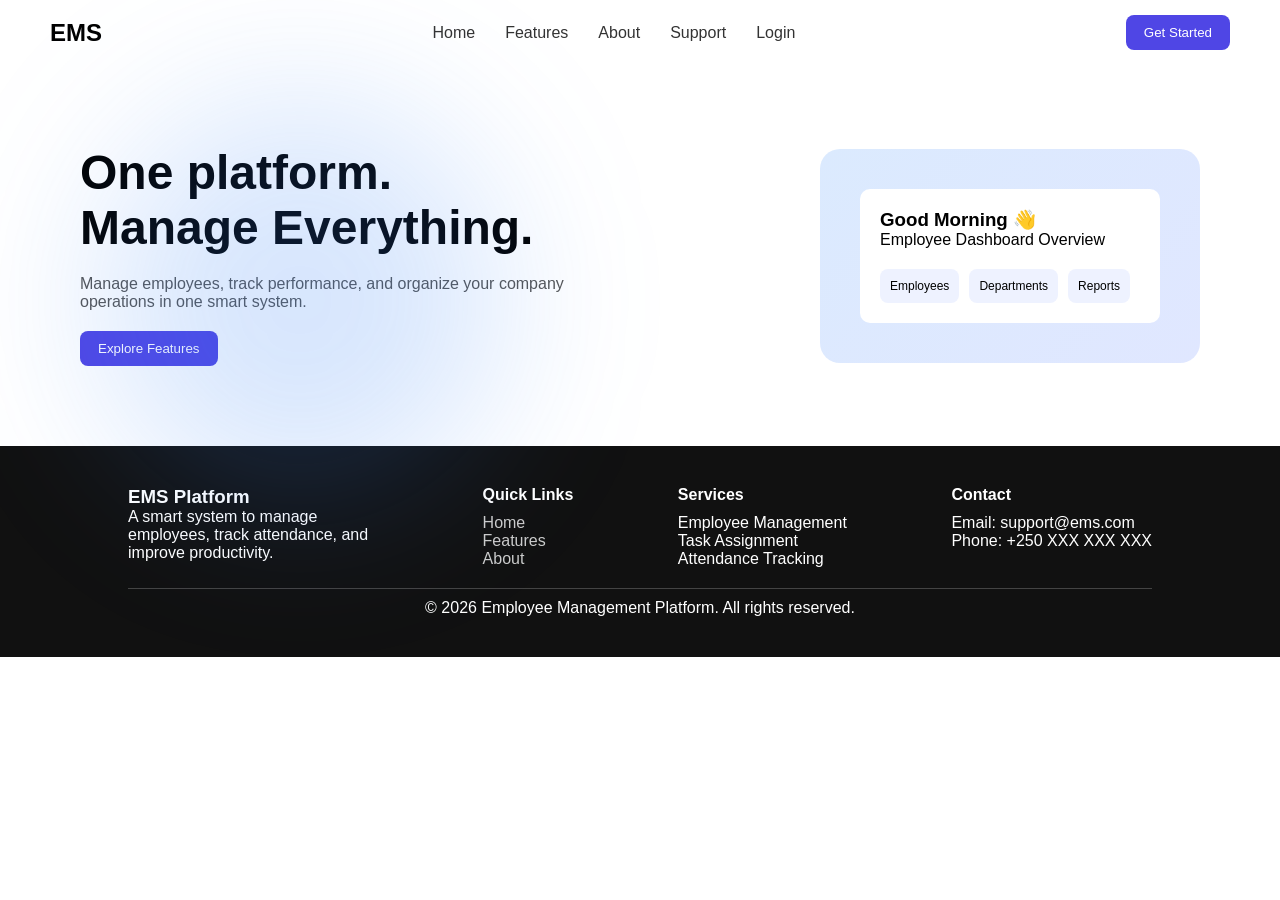
<file: frontend/index.html>
<!DOCTYPE html>
<html lang="en">
<head>
  <meta charset="UTF-8">
  <title>EMS Platform</title>
  <link rel="stylesheet" href="style.css">
</head>
<body>

  <div class="background-circle"></div>
<!-- NAVBAR -->
<header class="navbar">
  <div class="logo">EMS</div>

  <nav>
  <ul class="nav-links">
    <li><a href="#">Home</a></li>
    <li><a href="features.html">Features</a></li>
    <li><a href="about.html">About</a></li>
    <li><a href="#contact">Support</a></li>
    <li><a href="login.html">Login</a></li>
  </ul>
  </nav>

  <a href="login.html"><button class="btn-primary">Get Started</button>
</header></a>

<!-- HERO SECTION -->
<section class="hero">
  <div class="hero-text">
    <h1>One platform.<br>Manage Everything.</h1>
    <p>
      Manage employees, track performance, and organize your company
      operations in one smart system.
    </p>
        <a href="login.html">
      <button class="btn-primary" onclick="explore()">Explore Features</button>
    </a>
  </div>

  <div class="hero-image">
    <div class="card">
      <h3>Good Morning 👋</h3>
      <p>Employee Dashboard Overview</p>

      <div class="mini-cards">
        <div class="mini">Employees</div>
        <div class="mini">Departments</div>
        <div class="mini">Reports</div>
      </div>
    </div>
  </div>
</section>







<footer class="footer">

  <div class="footer-container">

    <!-- Logo & Description -->
    <div class="footer-section">
      <h3>EMS Platform</h3>
      <p>
        A smart system to manage employees, track attendance,
        and improve productivity.
      </p>
    </div>

    <!-- Quick Links -->
    <div class="footer-section">
      <h4>Quick Links</h4>
      <ul>
        <li><a href="#">Home</a></li>
        <li><a href="features.html">Features</a></li>
        <li><a href="about.html">About</a></li>
      </ul>
    </div>

    <!-- Services -->
    <div class="footer-section">
      <h4>Services</h4>
      <ul>
        <li>Employee Management</li>
        <li>Task Assignment</li>
        <li>Attendance Tracking</li>
      </ul>
    </div>

    <!-- Contact -->
    <div class="footer-section">
      <h4>Contact</h4>
      <p>Email: support@ems.com</p>
      <p>Phone: +250 XXX XXX XXX</p>
    </div>

  </div>

  <div class="footer-bottom">
    <p>© 2026 Employee Management Platform. All rights reserved.</p>
  </div>

</footer>
</body>
</html>
</file>
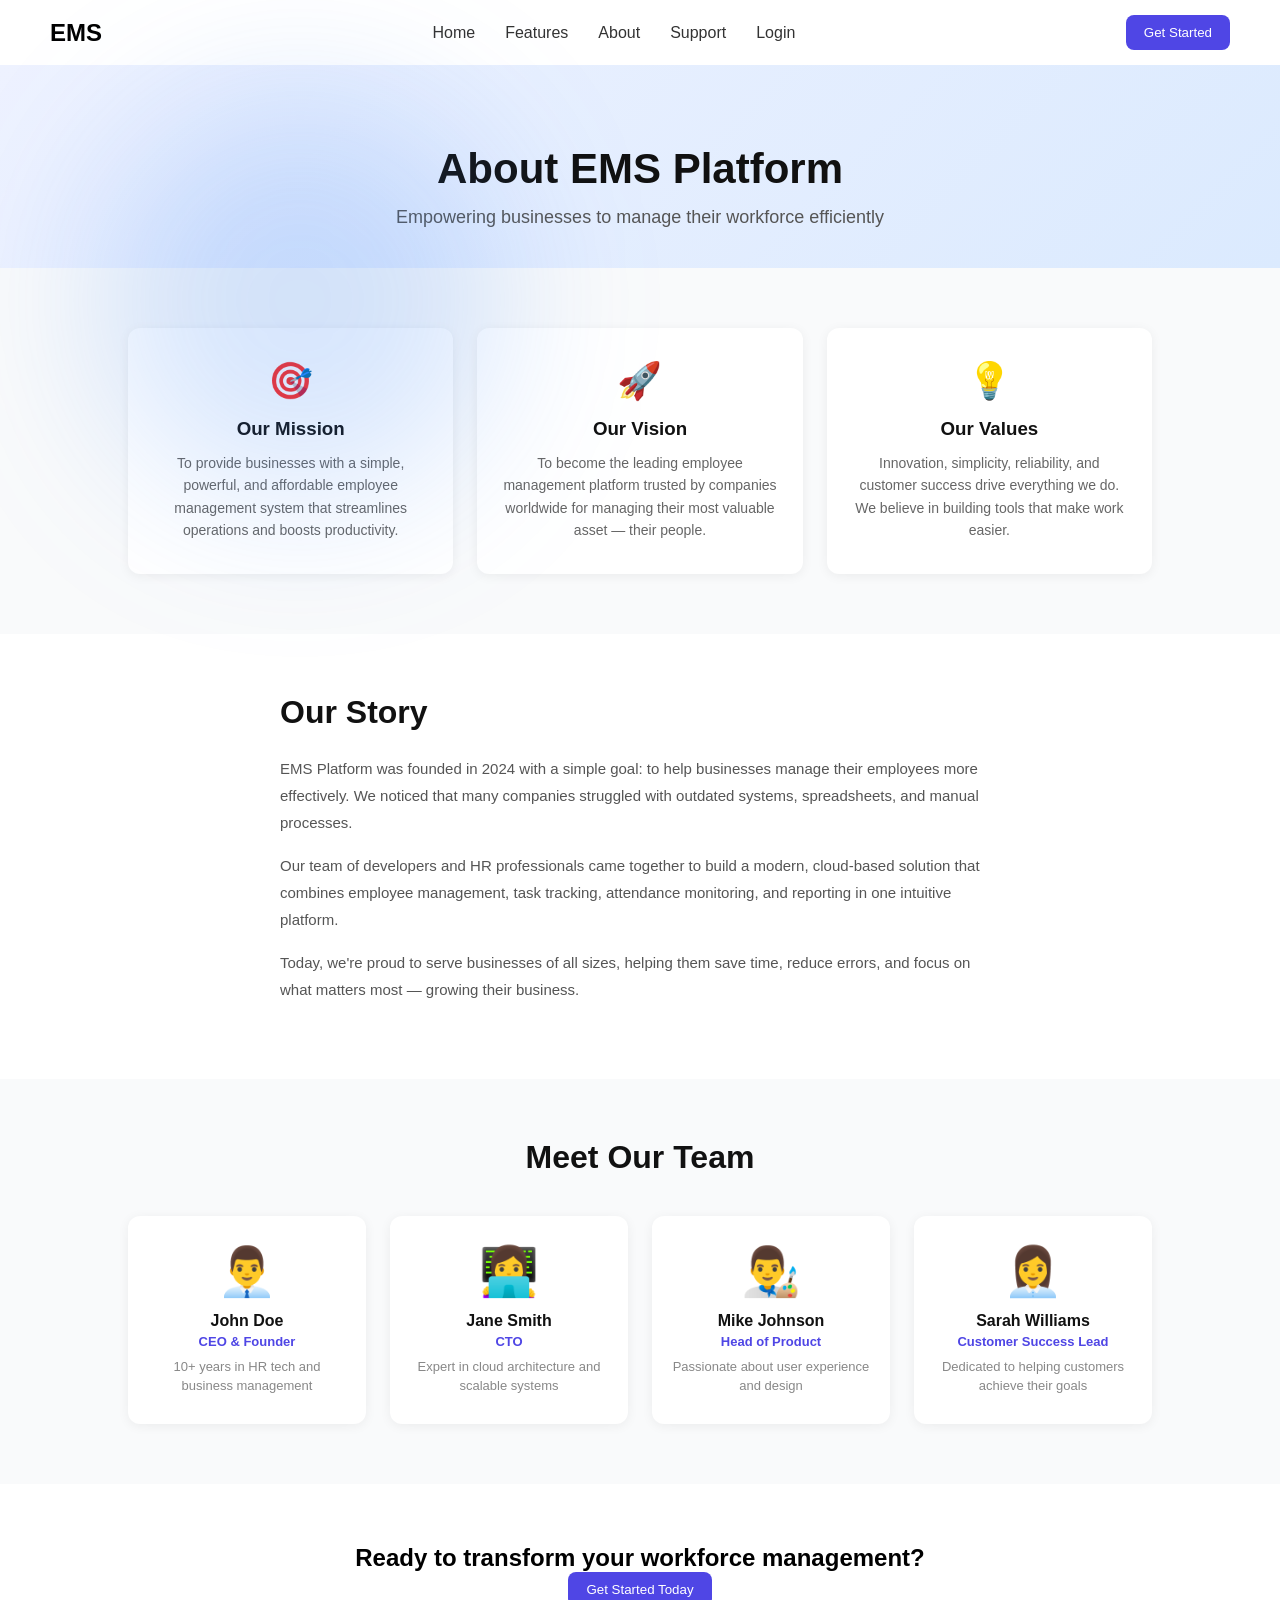
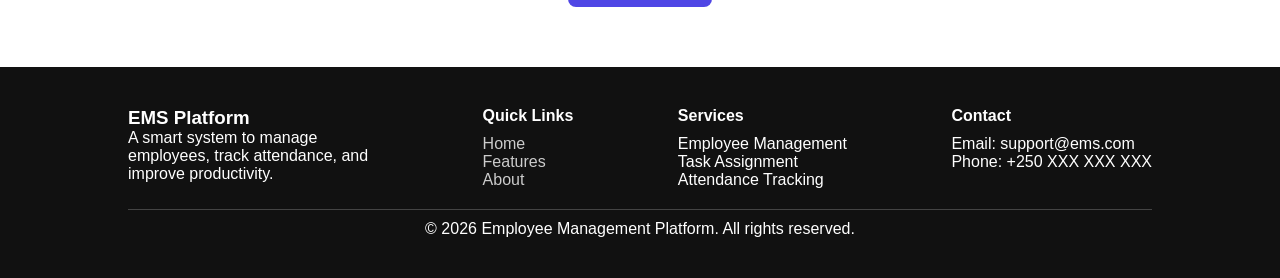
<file: frontend/about.html>
<!DOCTYPE html>
<html lang="en">
<head>
  <meta charset="UTF-8">
  <title>About Us - EMS Platform</title>
  <link rel="stylesheet" href="style.css">
</head>
<body>

<div class="background-circle"></div>

<!-- NAVBAR -->
<header class="navbar">
  <div class="logo">EMS</div>

  <nav>
    <ul class="nav-links">
      <li><a href="index.html">Home</a></li>
      <li><a href="features.html">Features</a></li>
      <li><a href="about.html">About</a></li>
      <li><a href="#contact">Support</a></li>
      <li><a href="login.html">Login</a></li>
    </ul>
  </nav>

  <a href="login.html"><button class="btn-primary">Get Started</button></a>
</header>

<!-- ABOUT HERO -->
<section class="about-hero">
  <h1>About EMS Platform</h1>
  <p>Empowering businesses to manage their workforce efficiently</p>
</section>

<!-- MISSION & VISION -->
<section class="about-content">
  <div class="about-grid">
    <div class="about-card">
      <div class="about-icon">🎯</div>
      <h3>Our Mission</h3>
      <p>
        To provide businesses with a simple, powerful, and affordable employee management 
        system that streamlines operations and boosts productivity.
      </p>
    </div>

    <div class="about-card">
      <div class="about-icon">🚀</div>
      <h3>Our Vision</h3>
      <p>
        To become the leading employee management platform trusted by companies 
        worldwide for managing their most valuable asset — their people.
      </p>
    </div>

    <div class="about-card">
      <div class="about-icon">💡</div>
      <h3>Our Values</h3>
      <p>
        Innovation, simplicity, reliability, and customer success drive everything 
        we do. We believe in building tools that make work easier.
      </p>
    </div>
  </div>
</section>

<!-- STORY -->
<section class="about-story">
  <div class="story-container">
    <h2>Our Story</h2>
    <p>
      EMS Platform was founded in 2024 with a simple goal: to help businesses manage 
      their employees more effectively. We noticed that many companies struggled with 
      outdated systems, spreadsheets, and manual processes.
    </p>
    <p>
      Our team of developers and HR professionals came together to build a modern, 
      cloud-based solution that combines employee management, task tracking, attendance 
      monitoring, and reporting in one intuitive platform.
    </p>
    <p>
      Today, we're proud to serve businesses of all sizes, helping them save time, 
      reduce errors, and focus on what matters most — growing their business.
    </p>
  </div>
</section>

<!-- TEAM -->
<section class="about-team">
  <h2>Meet Our Team</h2>
  <div class="team-grid">
    <div class="team-card">
      <div class="team-avatar">👨‍💼</div>
      <h4>John Doe</h4>
      <p class="team-role">CEO & Founder</p>
      <p class="team-bio">10+ years in HR tech and business management</p>
    </div>

    <div class="team-card">
      <div class="team-avatar">👩‍💻</div>
      <h4>Jane Smith</h4>
      <p class="team-role">CTO</p>
      <p class="team-bio">Expert in cloud architecture and scalable systems</p>
    </div>

    <div class="team-card">
      <div class="team-avatar">👨‍🎨</div>
      <h4>Mike Johnson</h4>
      <p class="team-role">Head of Product</p>
      <p class="team-bio">Passionate about user experience and design</p>
    </div>

    <div class="team-card">
      <div class="team-avatar">👩‍💼</div>
      <h4>Sarah Williams</h4>
      <p class="team-role">Customer Success Lead</p>
      <p class="team-bio">Dedicated to helping customers achieve their goals</p>
    </div>
  </div>
</section>

<!-- CTA -->
<section class="cta">
  <h2>Ready to transform your workforce management?</h2>
  <a href="login.html">
    <button class="btn-primary">Get Started Today</button>
  </a>
</section>

<!-- FOOTER -->
<footer class="footer">
  <div class="footer-container">
    <div class="footer-section">
      <h3>EMS Platform</h3>
      <p>
        A smart system to manage employees, track attendance,
        and improve productivity.
      </p>
    </div>

    <div class="footer-section">
      <h4>Quick Links</h4>
      <ul>
        <li><a href="index.html">Home</a></li>
        <li><a href="features.html">Features</a></li>
        <li><a href="about.html">About</a></li>
      </ul>
    </div>

    <div class="footer-section">
      <h4>Services</h4>
      <ul>
        <li>Employee Management</li>
        <li>Task Assignment</li>
        <li>Attendance Tracking</li>
      </ul>
    </div>

    <div class="footer-section">
      <h4>Contact</h4>
      <p>Email: support@ems.com</p>
      <p>Phone: +250 XXX XXX XXX</p>
    </div>
  </div>

  <div class="footer-bottom">
    <p>© 2026 Employee Management Platform. All rights reserved.</p>
  </div>
</footer>

</body>
</html>
</file>
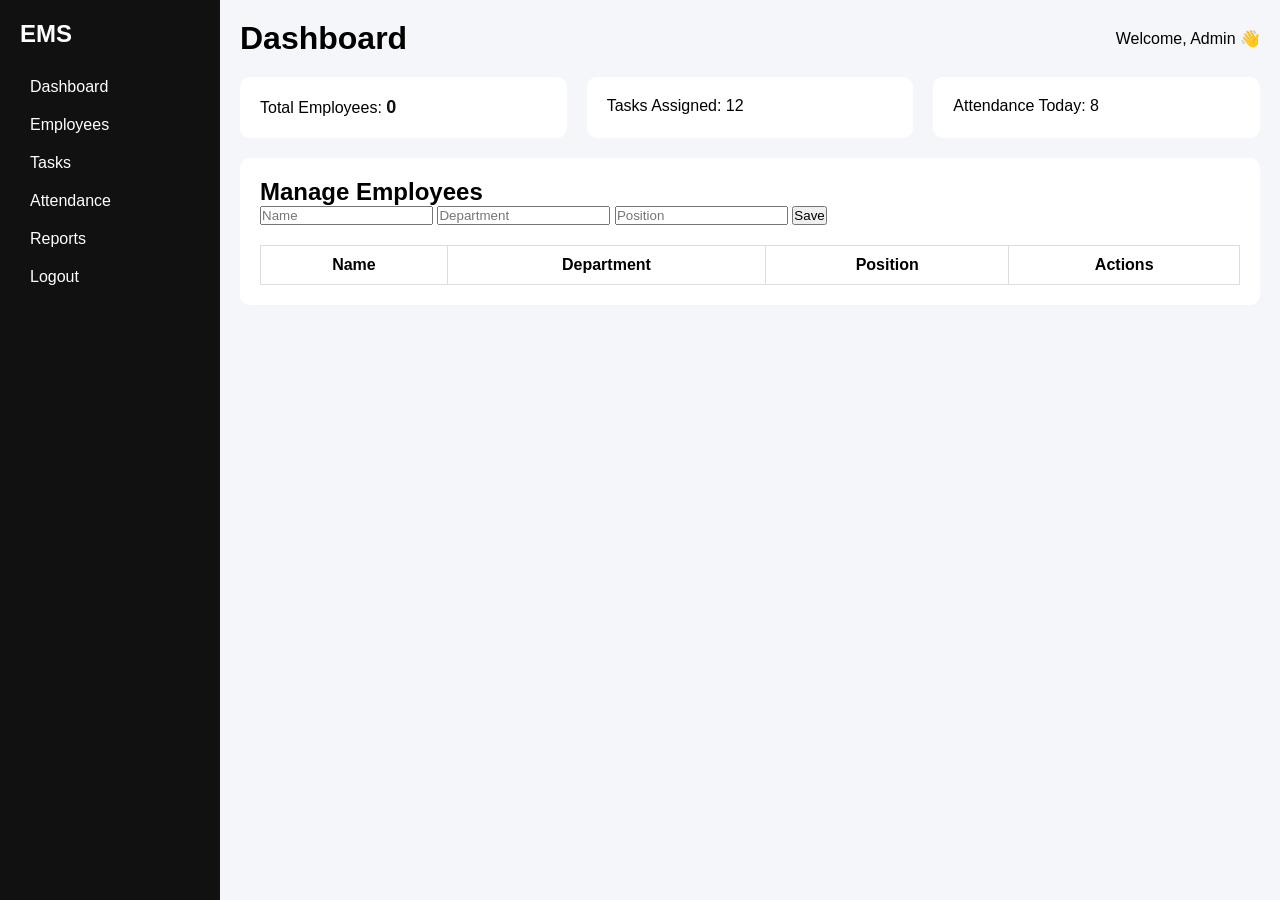
<file: frontend/admin.html>
<!DOCTYPE html>
<html lang="en">
<head>
  <meta charset="UTF-8">
  <title>Admin Dashboard - EMS</title>
  <link rel="stylesheet" href="style.css">
</head>
<body>

<div class="dashboard">

  <!-- SIDEBAR -->
  <aside class="sidebar">
    <h2>EMS</h2>
    <ul>
      <li>Dashboard</li>
      <li>Employees</li>
      <li>Tasks</li>
      <li>Attendance</li>
      <li>Reports</li>
      <li onclick="logout()">Logout</li>
    </ul>
  </aside>

  <!-- MAIN CONTENT -->
  <div class="main">

    <!-- TOP BAR -->
    <div class="topbar">
      <h1>Dashboard</h1>
      <p>Welcome, Admin 👋</p>
    </div>

    <!-- CARDS -->
    <div class="cards">
      <div class="card">Total Employees: <span id="totalEmployees">0</span></div>
      <div class="card">Tasks Assigned: 12</div>
      <div class="card">Attendance Today: 8</div>
    </div>

    <!-- EMPLOYEE MANAGEMENT -->
    <div class="section">
      <h2>Manage Employees</h2>

      <div class="form">
        <input type="text" id="name" placeholder="Name">
        <input type="text" id="department" placeholder="Department">
        <input type="text" id="position" placeholder="Position">
        <button onclick="saveEmployee()">Save</button>
      </div>

      <table>
        <thead>
          <tr>
            <th>Name</th>
            <th>Department</th>
            <th>Position</th>
            <th>Actions</th>
          </tr>
        </thead>
        <tbody id="employeeTable"></tbody>
      </table>
    </div>

  </div>
</div>
<!-- <script>
if (localStorage.getItem("role") !== "admin") {
  window.location = "login.html";
}
</script> -->
<script src="script.js"></script>
</body>
</html>
</file>
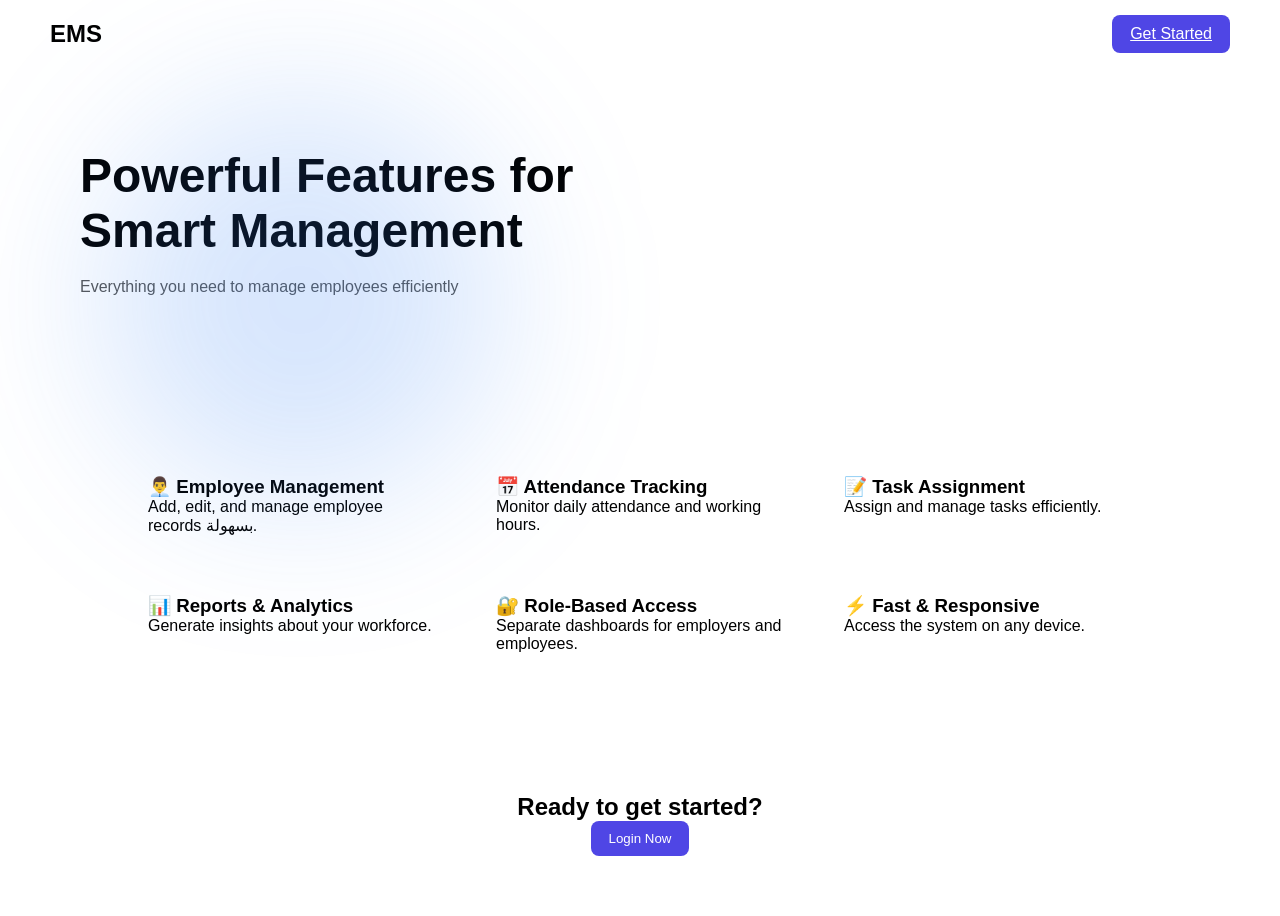
<file: frontend/features.html>
<!DOCTYPE html>
<html lang="en">
<head>
  <meta charset="UTF-8">
  <title>Features - EMS</title>
  <link rel="stylesheet" href="style.css">
</head>
<body>

<div class="background-circle"></div>

<!-- HEADER -->
<header class="navbar">
  <div class="logo">EMS</div>
  <a href="login.html" class="btn-primary">Get Started</a>
</header>

<!-- HERO -->
<section class="hero">
  <div class="hero-text">
    <h1>Powerful Features for Smart Management</h1>
    <p>Everything you need to manage employees efficiently</p>
  </div>
</section>

<!-- FEATURES GRID -->
<section class="features-grid">

  <div class="feature-card">
    <h3>👨‍💼 Employee Management</h3>
    <p>Add, edit, and manage employee records بسهولة.</p>
  </div>

  <div class="feature-card">
    <h3>📅 Attendance Tracking</h3>
    <p>Monitor daily attendance and working hours.</p>
  </div>

  <div class="feature-card">
    <h3>📝 Task Assignment</h3>
    <p>Assign and manage tasks efficiently.</p>
  </div>

  <div class="feature-card">
    <h3>📊 Reports & Analytics</h3>
    <p>Generate insights about your workforce.</p>
  </div>

  <div class="feature-card">
    <h3>🔐 Role-Based Access</h3>
    <p>Separate dashboards for employers and employees.</p>
  </div>

  <div class="feature-card">
    <h3>⚡ Fast & Responsive</h3>
    <p>Access the system on any device.</p>
  </div>

</section>

<!-- CTA -->
<section class="cta">
  <h2>Ready to get started?</h2>
  <a href="login.html">
    <button class="btn-primary">Login Now</button>
  </a>
</section>

</body>
</html>
</file>
<file: frontend/style.css>
* {
  margin: 0;
  padding: 0;
  box-sizing: border-box;
  font-family: Arial;
}

body {
  margin: 0;
  font-family: Arial, sans-serif;
  background: white;
  overflow-x: hidden;
  position: relative;
}

.background-circle::after {
  content: "";
  position: absolute;
  width: 400px;
  height: 400px;
  background: rgba(59,130,246,0.2);
  border-radius: 50%;
  top: 100px;
  left: 100px;
  filter: blur(80px);
}
/* NAVBAR */
.navbar {
  display: flex;
  justify-content: space-between;
  align-items: center;
  padding: 15px 50px;
  background: white;
}

.logo {
  font-size: 24px;
  font-weight: bold;
}

.nav-links {
  display: flex;
  list-style: none;
}

.nav-links li {
  margin: 0 15px;
}

.nav-links a {
  text-decoration: none;
  color: #333;
  font-weight: 500;
}

.btn-primary{
  background: #4f46e5;
  color: white;
  padding: 10px 18px;
  border: none;
  border-radius: 8px;
  cursor: pointer;
}

/* HERO */
.hero {
  display: flex;
  justify-content: space-between;
  align-items: center;
  padding: 80px;
}

.hero-text {
  max-width: 500px;
}

.hero-text h1 {
  font-size: 48px;
  margin-bottom: 20px;
}

.hero-text p {
  color: #555;
  margin-bottom: 20px;
}

.hero-image {
  background: linear-gradient(135deg, #dbeafe, #e0e7ff);
  padding: 40px;
  border-radius: 20px;
}

/* CARD */
.card {
  background: white;
  padding: 20px;
  border-radius: 15px;
  width: 300px;
}

.mini-cards {
  display: flex;
  margin-top: 20px;
}

.mini {
  background: #eef2ff;
  padding: 10px;
  margin-right: 10px;
  border-radius: 8px;
  font-size: 12px;
}

/* GENERAL SECTION SPACING */
section {
  padding: 80px 10%;
}

/* ----------------------------footer------------------------------ */

.footer {
  background: #111;
  color: white;
  padding: 40px 10%;
}

.footer-container {
  display: flex;
  justify-content: space-between;
  flex-wrap: wrap;
}

.footer-section {
  max-width: 250px;
}

.footer-section h4 {
  margin-bottom: 10px;
}

.footer-section ul {
  list-style: none;
  padding: 0;
}

.footer-section a {
  color: #ccc;
  text-decoration: none;
}

.footer-bottom {
  text-align: center;
  margin-top: 20px;
  border-top: 1px solid #444;
  padding-top: 10px;
}

/* ----------------------------features------------------------------ */
.features-grid {
  display: grid;
  grid-template-columns: repeat(auto-fit, minmax(250px, 1fr));
  padding: 60px 10%;
  gap: 20px;
}

.feature-card {
  background: white;
  padding: 20px;
  border-radius: 12px;
  transition: 0.3s;
}

.feature-card:hover {
  transform: translateY(-5px);
}

.cta {
  text-align: center;
  padding: 60px;
}

/* ----------------------login------------------------------ */

body.auth-page {
  min-height: 100vh;
  display: flex;
  align-items: center;
  justify-content: center;
  background: linear-gradient(135deg, #eef2ff, #dbeafe);
}

.auth-wrapper {
  width: 100%;
  display: flex;
  align-items: center;
  justify-content: center;
  padding: 20px;
}

.login-container {
  width: 100%;
  max-width: 360px;
  background: white;
  padding: 36px 30px;
  border-radius: 12px;
  box-shadow: 0 4px 24px rgba(0,0,0,0.08);
  text-align: center;
}

.login-container h2 {
  margin-bottom: 6px;
}

.login-container > p {
  color: #666;
  margin-bottom: 16px;
  font-size: 14px;
}

.login-container input,
.login-container select {
  width: 100%;
  padding: 10px 12px;
  margin: 8px 0;
  border: 1px solid #ddd;
  border-radius: 8px;
  font-size: 14px;
  outline: none;
}

.login-container input:focus,
.login-container select:focus {
  border-color: #4f46e5;
}

.login-container button {
  width: 100%;
  margin-top: 12px;
}

.signup-link {
  margin-top: 14px;
  font-size: 13px;
  color: #555;
  text-align: center;
}

.signup-link a {
  color: #4f46e5;
  text-decoration: none;
  font-weight: 500;
}

.signup-link a:hover {
  text-decoration: underline;
}

.reset-success {
  background: #f0fdf4;
  color: #16a34a;
  border: 1px solid #bbf7d0;
  border-radius: 8px;
  padding: 10px 12px;
  margin-bottom: 12px;
  font-size: 13px;
}

.reset-error {
  background: #fef2f2;
  color: #dc2626;
  border: 1px solid #fecaca;
  border-radius: 8px;
  padding: 10px 12px;
  margin-bottom: 12px;
  font-size: 13px;
}

.success-message {
  background: #f0fdf4;
  color: #16a34a;
  border: 1px solid #bbf7d0;
  border-radius: 8px;
  padding: 12px;
  margin-bottom: 16px;
  font-size: 14px;
  font-weight: 500;
}

/* -----------------------------admin / employee dashboard------------------------------ */

/* DASHBOARD LAYOUT */
.dashboard {
  display: flex;
  height: 100vh;
}

/* SIDEBAR */
.sidebar {
  width: 220px;
  background: #111;
  color: white;
  padding: 20px;
}

.sidebar h2 {
  margin-bottom: 20px;
}

.sidebar ul {
  list-style: none;
  padding: 0;
}

.sidebar ul li {
  padding: 10px;
  cursor: pointer;
}

.sidebar ul li:hover {
  background: #333;
}

/* MAIN */
.main {
  flex: 1;
  padding: 20px;
  background: #f4f6f9;
  overflow-y: auto;
}

/* TOPBAR */
.topbar {
  display: flex;
  justify-content: space-between;
  align-items: center;
}

/* CARDS */
.cards {
  display: flex;
  gap: 20px;
  margin: 20px 0;
}

.card {
  background: white;
  padding: 20px;
  flex: 1;
  border-radius: 10px;
}

/* SECTION */
.section {
  background: white;
  padding: 20px;
  border-radius: 10px;
}

/* TABLE */
table {
  width: 100%;
  margin-top: 20px;
  border-collapse: collapse;
}

th, td {
  padding: 10px;
  border: 1px solid #ddd;
}

.sidebar ul li.active {
  background: #4f46e5;
  border-radius: 6px;
}

.card-label {
  font-size: 12px;
  color: #888;
  margin-bottom: 6px;
  text-transform: uppercase;
  letter-spacing: 0.5px;
}

.card span {
  font-size: 18px;
  font-weight: 600;
  color: #111;
}

/* ----------------------------- about ------------------------------ */

.about-hero {
  text-align: center;
  padding: 80px 10% 40px;
  background: linear-gradient(135deg, #eef2ff, #dbeafe);
}

.about-hero h1 {
  font-size: 42px;
  margin-bottom: 14px;
  color: #111;
}

.about-hero p {
  font-size: 18px;
  color: #555;
}

.about-content {
  padding: 60px 10%;
  background: #f9fafb;
}

.about-grid {
  display: grid;
  grid-template-columns: repeat(auto-fit, minmax(260px, 1fr));
  gap: 24px;
}

.about-card {
  background: white;
  padding: 32px 24px;
  border-radius: 12px;
  box-shadow: 0 2px 12px rgba(0,0,0,0.06);
  text-align: center;
  transition: transform 0.3s;
}

.about-card:hover {
  transform: translateY(-5px);
}

.about-icon {
  font-size: 36px;
  margin-bottom: 16px;
}

.about-card h3 {
  margin-bottom: 12px;
  color: #111;
}

.about-card p {
  color: #666;
  line-height: 1.6;
  font-size: 14px;
}

.about-story {
  padding: 60px 10%;
}

.story-container {
  max-width: 720px;
  margin: 0 auto;
}

.story-container h2 {
  font-size: 32px;
  margin-bottom: 24px;
  color: #111;
}

.story-container p {
  color: #555;
  line-height: 1.8;
  margin-bottom: 16px;
  font-size: 15px;
}

.about-team {
  padding: 60px 10%;
  background: #f9fafb;
  text-align: center;
}

.about-team h2 {
  font-size: 32px;
  margin-bottom: 40px;
  color: #111;
}

.team-grid {
  display: grid;
  grid-template-columns: repeat(auto-fit, minmax(200px, 1fr));
  gap: 24px;
}

.team-card {
  background: white;
  padding: 28px 20px;
  border-radius: 12px;
  box-shadow: 0 2px 12px rgba(0,0,0,0.06);
  transition: transform 0.3s;
}

.team-card:hover {
  transform: translateY(-5px);
}

.team-avatar {
  font-size: 48px;
  margin-bottom: 12px;
}

.team-card h4 {
  font-size: 16px;
  margin-bottom: 4px;
  color: #111;
}

.team-role {
  color: #4f46e5;
  font-size: 13px;
  font-weight: 600;
  margin-bottom: 8px;
}

.team-bio {
  color: #888;
  font-size: 13px;
  line-height: 1.5;
}
</file>
